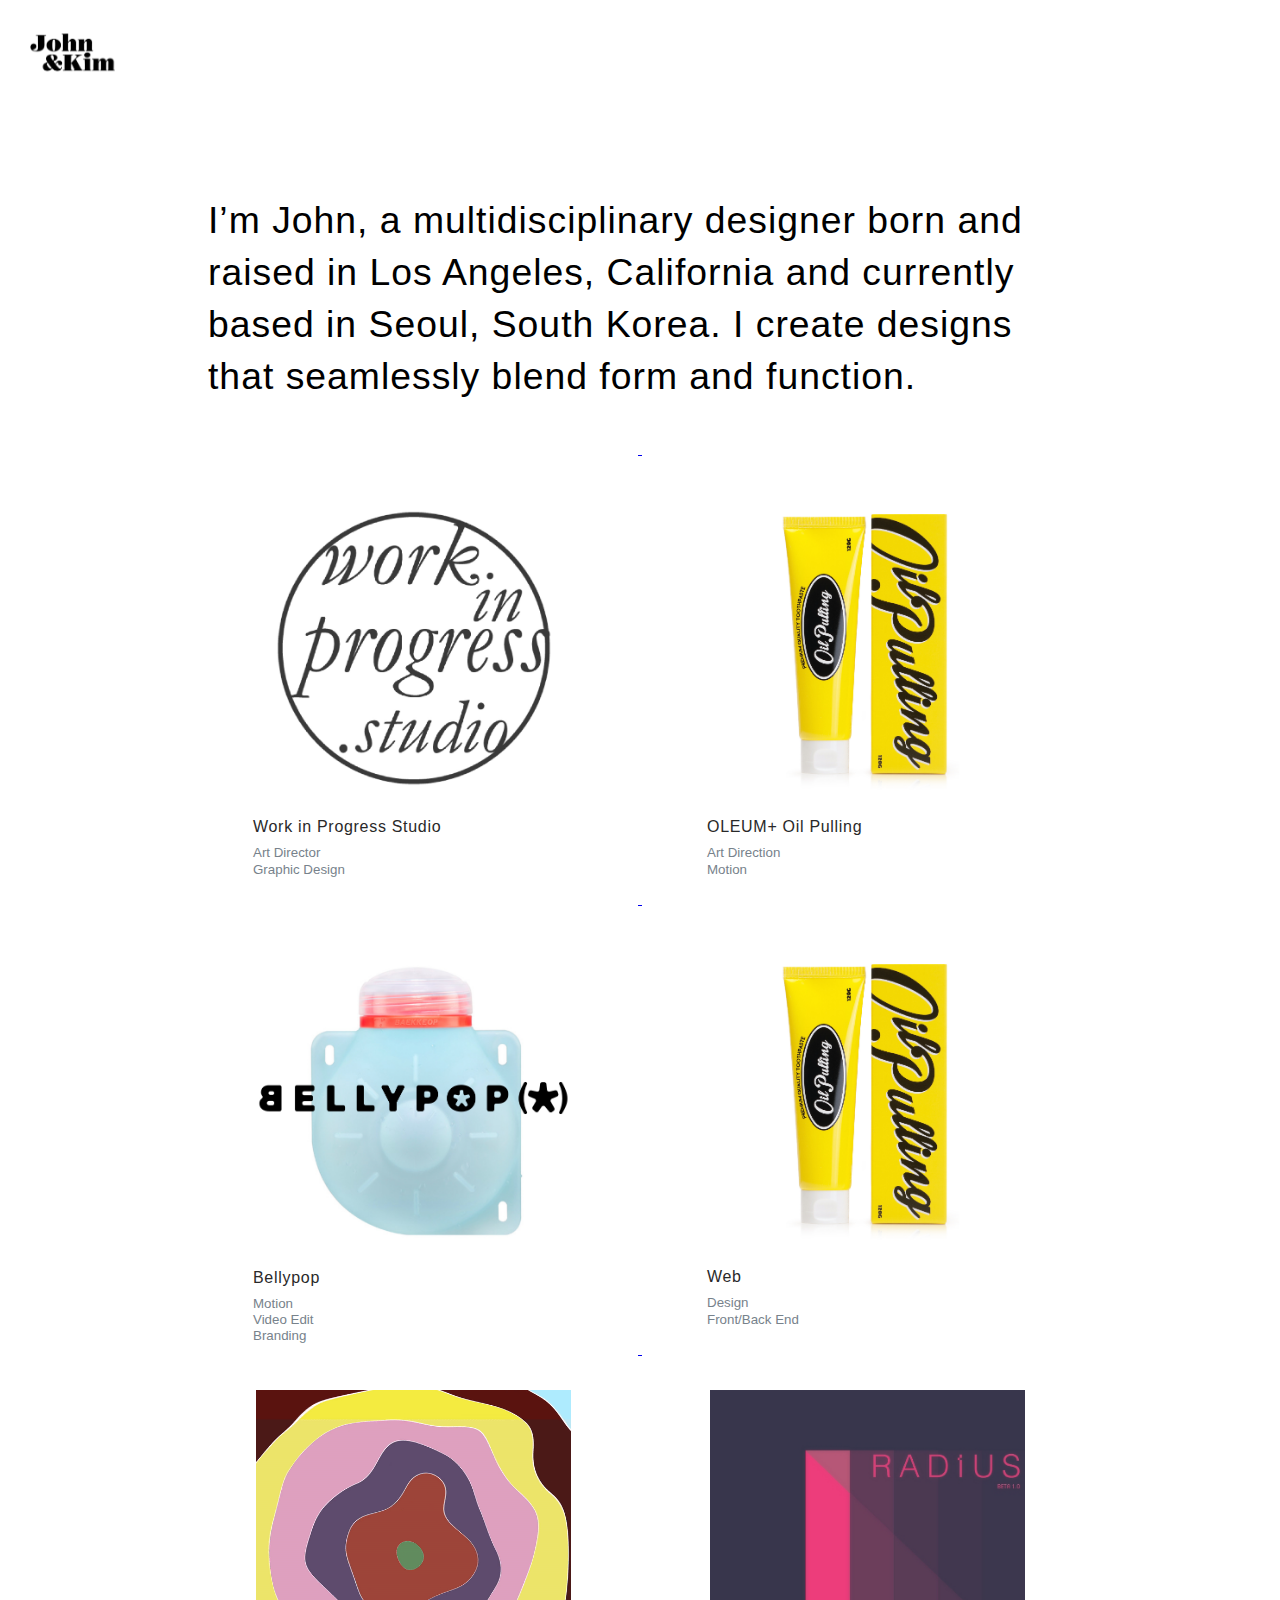
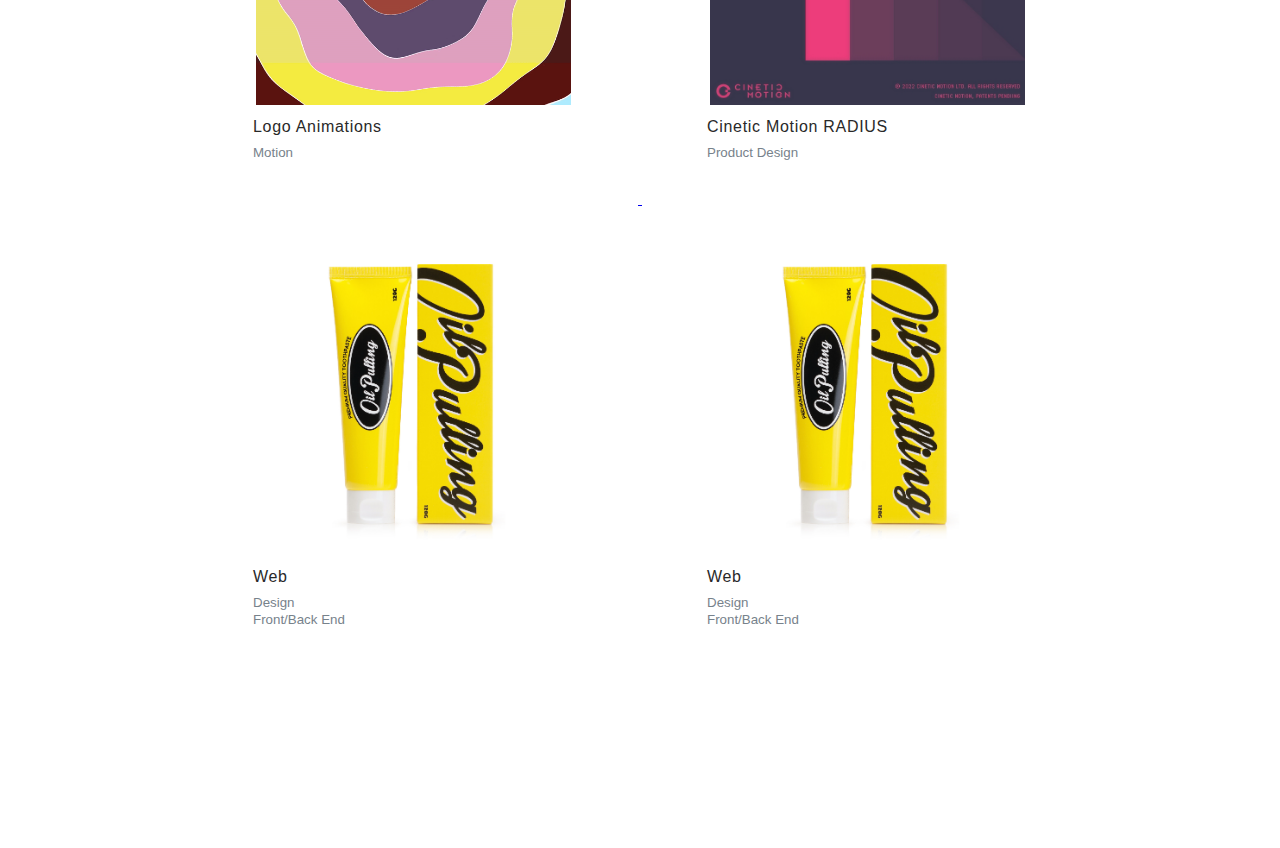
<file: index.html>
<!DOCTYPE html>
<html lang="en">
<head>
<link rel="stylesheet" href="style.css">
<title>Page Title</title>
<meta charset="UTF-8">
<meta name="viewport" content="width=device-width, initial-scale=1">

</head>
<body>

    <div class="header">
        <div class="logo">
        <img src="img/site_logo.png" alt="logo">
        </div>
    </div>

    <div class="page_container">
    <section class="intro">
        <p>I’m John, a multidisciplinary designer born and raised in Los Angeles, California and currently based in Seoul, South Korea. I create designs that seamlessly blend form and function.
        </p>
    </section>


    <section class="main">
        <a href="http://example.com">
          <div class="box">
            <div class="image">
              <img src="img/wip_1.jpg" alt="wip">
            </div>
            <div class="image-text">
                Work in Progress Studio
              </div>
                <div class="sub-text">
                  Art Director<br>
                  Graphic Design
                </div>
          </div>
        </a>
    
        <a href="oleum.html">
        <div class="box">
          <div class="image">
            <img src="img/oleum_1.jpg" alt="wire">
          </div>
          <div class="image-text">
              OLEUM+ Oil Pulling
            </div>
              <div class="sub-text">
                Art Direction<br>
                    Motion
              </div>
          
        </div>
      </a>
    
    
      
      <a href="bellypop.html">
        <div class="box">
          <div class="image">
            <img src="img/bellypop_1.jpg" alt="bellypop">
          </div>
          <div class="image-text">
              Bellypop
            </div>
              <div class="sub-text">
                Motion<br>
                Video Edit<br>
                Branding
              </div>
          
        </div>
      </a>
    
      <a href="southkoreawallz.html">
        <div class="box">
          <div class="image">
            <img src="img/oleum_1.jpg" alt="oleum">
          </div>
          <div class="image-text">
              Web
            </div>
              <div class="sub-text">
                Design<br>
                Front/Back End
              </div>
          
        </div>
      </a>
    
    
      <a href="animations.html">
        <div class="box">
          <div class="image">
            <img src="gifs/ani_thumb_1.gif" alt="logo_ani">
          </div>
          <div class="image-text">
              Logo Animations
            </div>
              <div class="sub-text">
                Motion
                
              </div>
          
        </div>
      </a>
    
      <a href="http://example.com">
        <div class="box">
          <div class="image">
            <img src="img/radius_1.jpg" alt="radius">
          </div>
          <div class="image-text">
              Cinetic Motion RADIUS
            </div>
              <div class="sub-text">
                Product Design
              </div>
          
        </div>
      </a>
    
        <a href="http://example.com">
        <div class="box">
          <div class="image">
            <img src="img/oleum_1.jpg" alt="wire">
          </div>
          <div class="image-text">
              Web
            </div>
              <div class="sub-text">
                Design<br>
                Front/Back End
              </div>
          
        </div>
      </a>
    
      <a href="http://example.com">
        <div class="box">
          <div class="image">
            <img src="img/oleum_1.jpg" alt="wire">
          </div>
          <div class="image-text">
              Web
            </div>
              <div class="sub-text">
                Design<br>
                Front/Back End
              </div>
        </div>
      </a>
    </div>
</section>
</div>
<div class="footer">
</div>

</body>
</html>
</file>
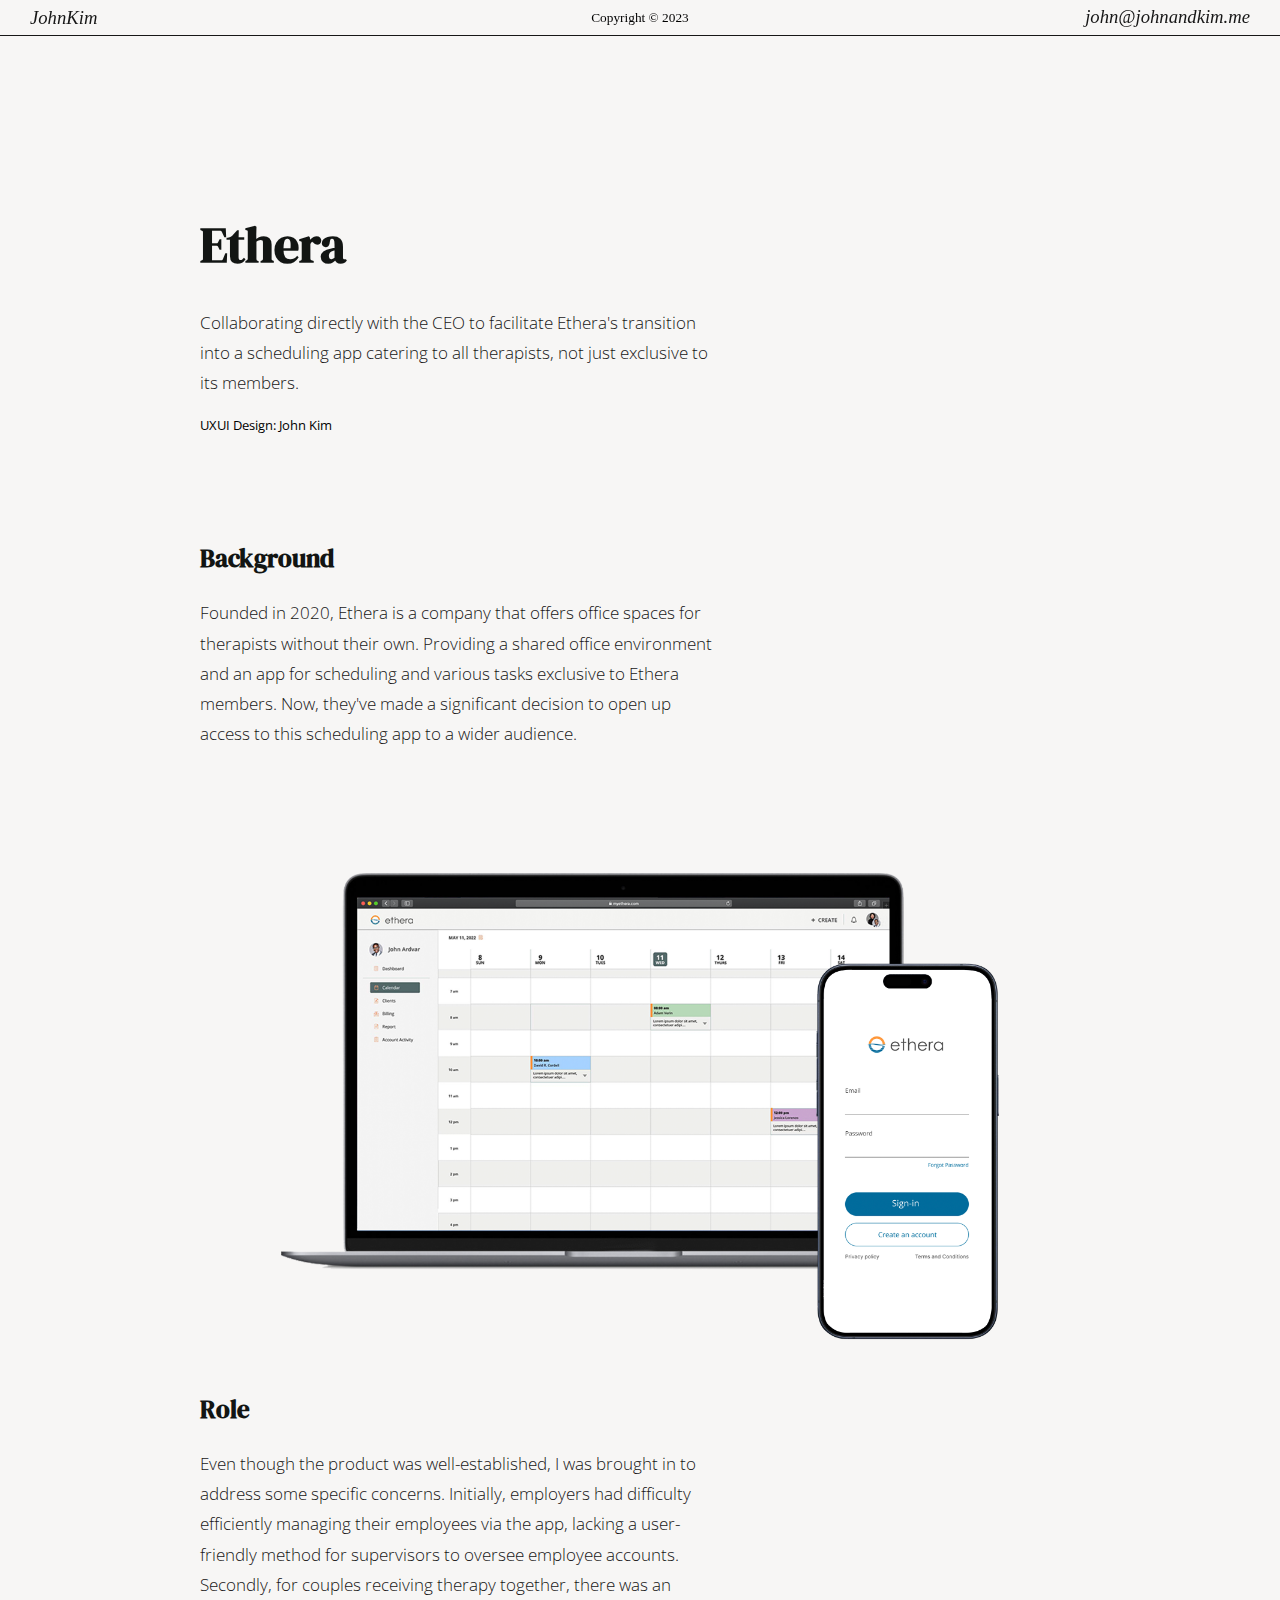
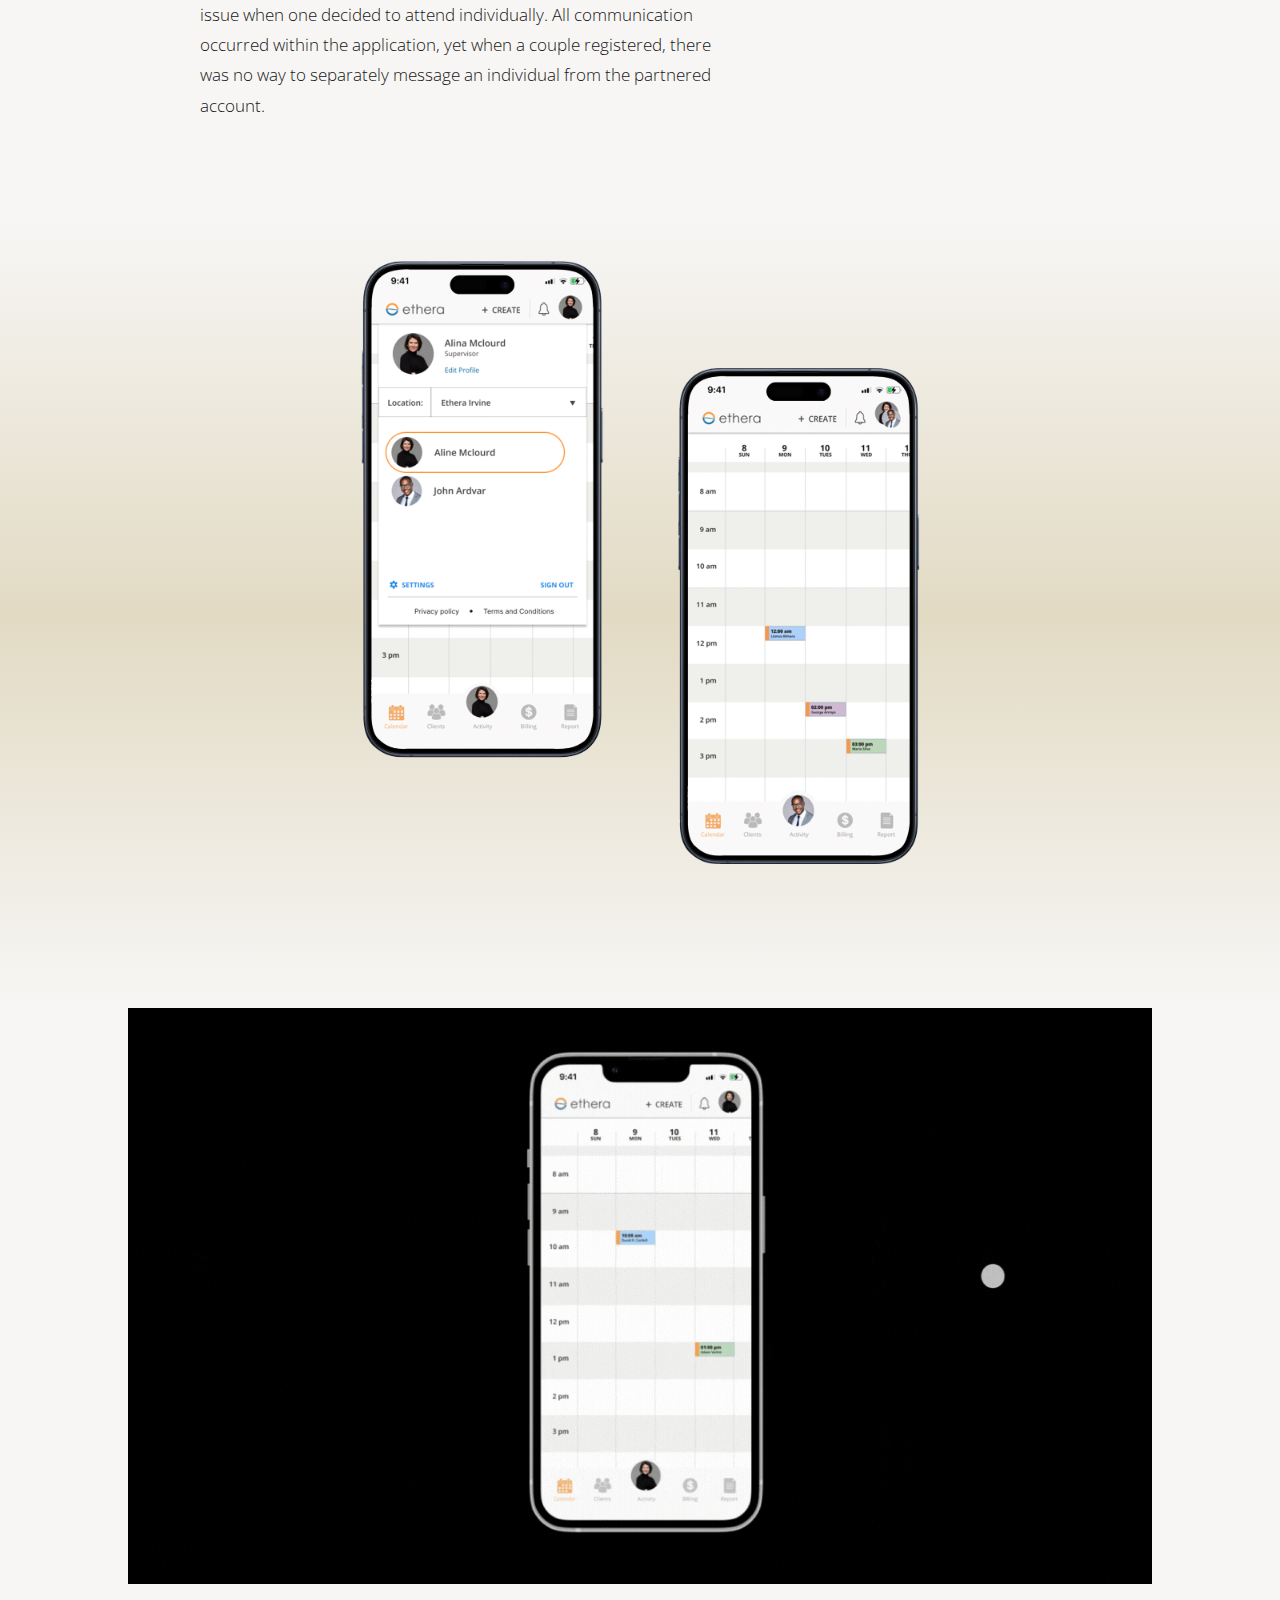
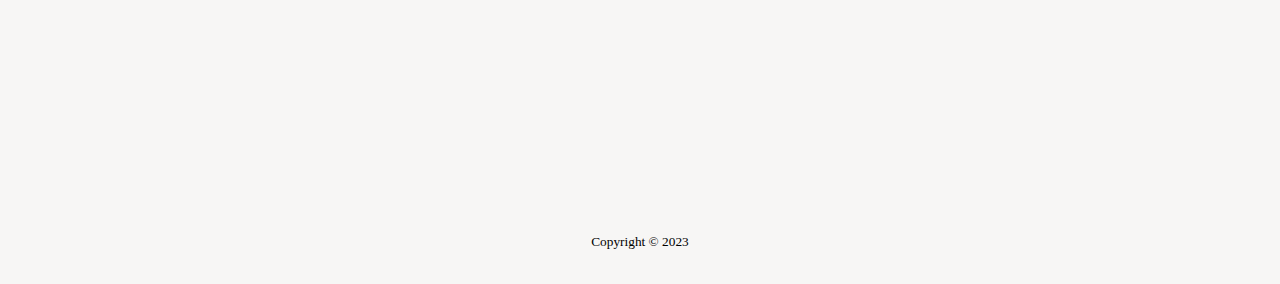
<file: ethera.html>
<!DOCTYPE html>
<html lang="en">
<head>
<link rel="stylesheet" href="pg_style.css">
<title>Page Title</title>
<meta charset="UTF-8">
<meta name="viewport" content="width=device-width, initial-scale=1">
<link rel="preconnect" href="https://fonts.googleapis.com">
<link rel="preconnect" href="https://fonts.gstatic.com" crossorigin>
<link href="https://fonts.googleapis.com/css2?family=DM+Serif+Display:ital@0;1&display=swap" rel="stylesheet">
<link href="https://fonts.googleapis.com/css2?family=Open+Sans:ital,wght@0,300;0,400;0,500;0,600;0,700;0,800;1,300;1,400;1,500;1,600;1,700;1,800&display=swap" rel="stylesheet">


</head>
<body>

  <div class="header">
    <div class="logo-contain">
      <div class="logo">
        <a href="index.html">JohnKim</a>
      </div>
      <div class="logo-center">
        <p>Copyright © 2023</p>
        </div>

      <div class="logo-right" style="float:right;">
        <p><a href="mailto:john@johnandkim.me">john@johnandkim.me</a></p>
        </div>
    </div>
  </div>


    <div class="page_container">
    <section class="top_section">
      <div class="text_container">
        <div class="description">
          <H1>Ethera</H1>
            <p>Collaborating directly with the CEO to facilitate Ethera's transition into a scheduling app catering to all therapists, not just exclusive to its members.</p>
        </div>
        <div class="credits">
          UXUI Design: John Kim<br>
         </div>
      </div>

      <div class="text_container">
        <div class="description" style="margin-bottom: 100px;">
          <H2>Background</H2>
          <p>Founded in 2020, Ethera is a company that offers office spaces for therapists without their own. Providing a shared office environment and an app for scheduling and various tasks exclusive to Ethera members. Now, they've made a significant decision to open up access to this scheduling app to a wider audience.

            </p>
        </div>
      </div>

      <div class="image_ethera">
        <center>
          <img src="img/ethera/ethera_cover.png" alt="ethera">
         </center>
       </div>
      </section>

          <section>
            <div class="text_container">
              <div class="description" style="margin-bottom: 100px;">
                <H2>Role</H2>
                <p>Even though the product was well-established, I was brought in to address some specific concerns. Initially, employers had difficulty efficiently managing their employees via the app, lacking a user-friendly method for supervisors to oversee employee accounts. Secondly, for couples receiving therapy together, there was an issue when one decided to attend individually. All communication occurred within the application, yet when a couple registered, there was no way to separately message an individual from the partnered account.
                  </p>
              </div>
            </div>
      <div class="image_ethera_bg">
        <div class="image_ethera_wbg">
          <center>
            <img src="img/ethera/mac_phone.png" alt="ethera">
           </center>
         </div>
      </div>
    </section>

      <div class="anima_pg">
        <img src="gifs/prototype1.gif" alt="bellypop">
        </div>







    </div>

<div class="footer">
  <div class="logo-bottom">
    <p>Copyright © 2023</p>
    </div>
</div>

</body>
</html>
</file>
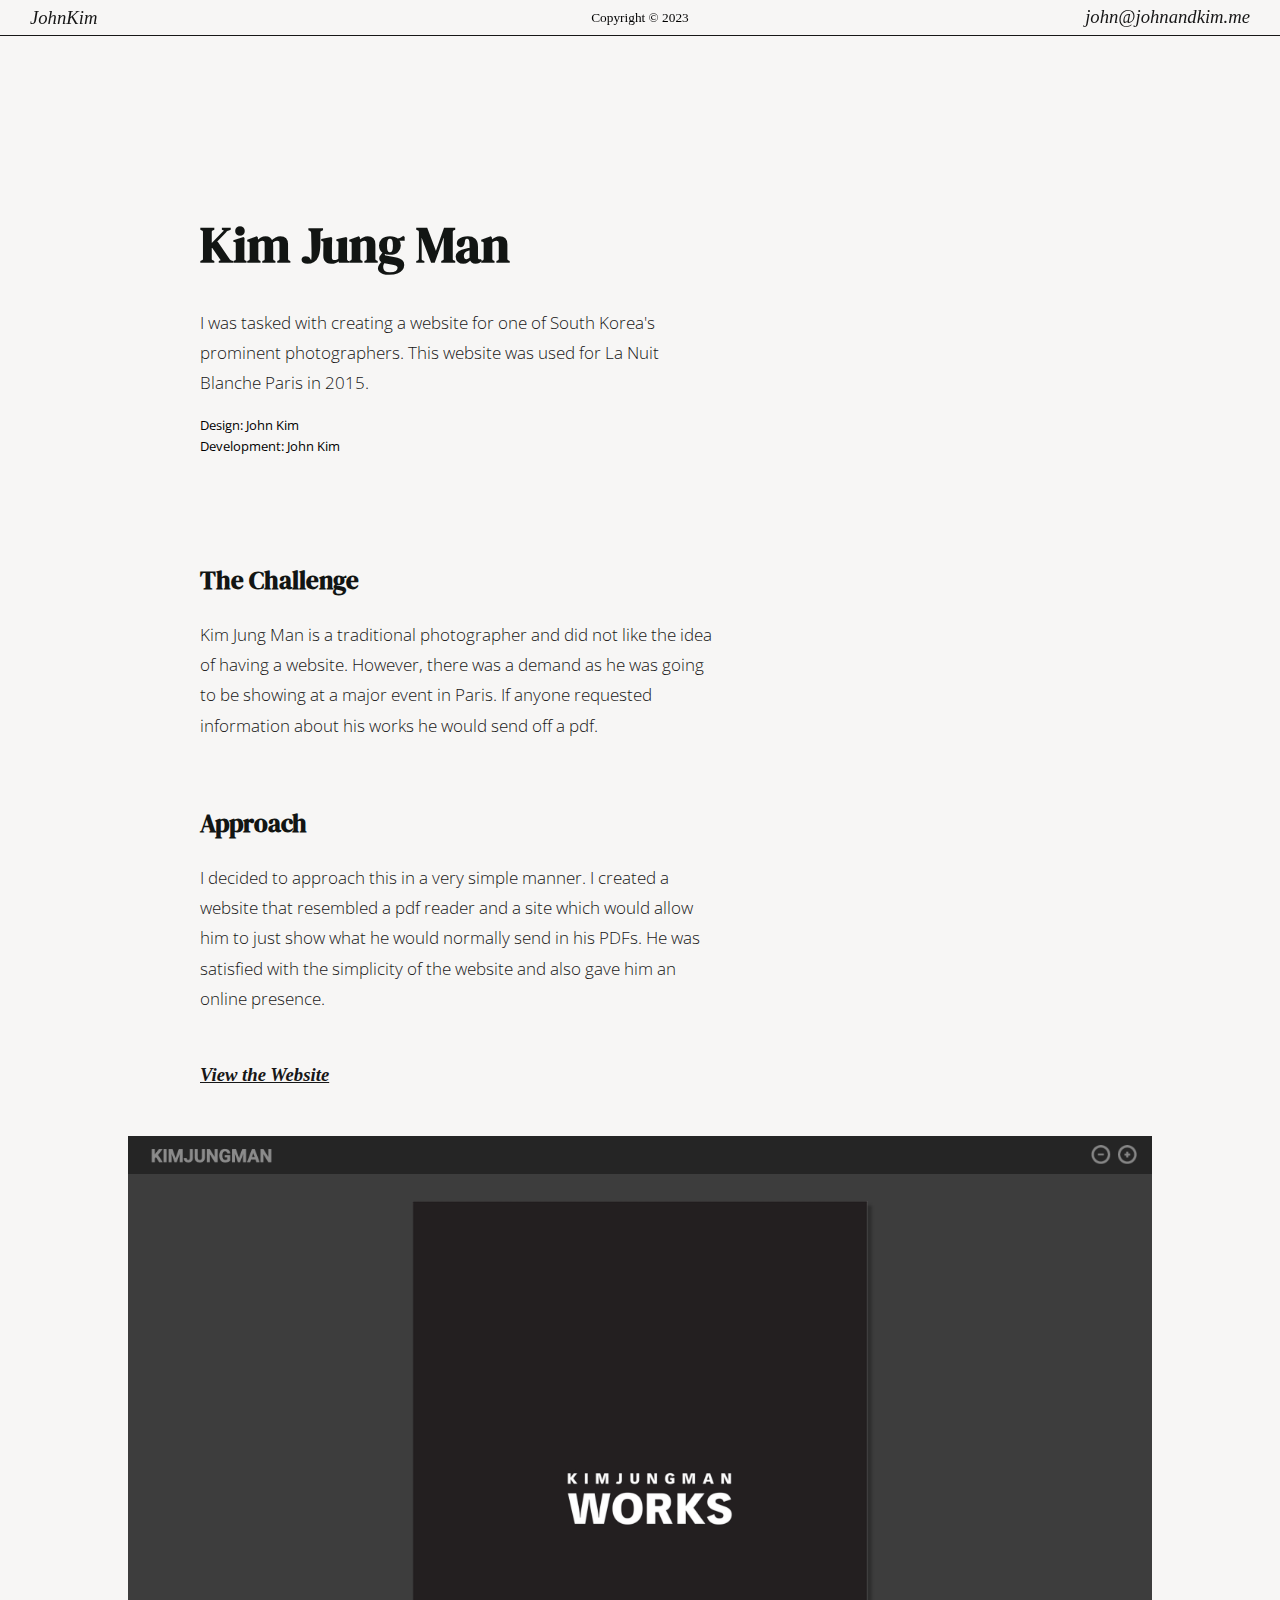
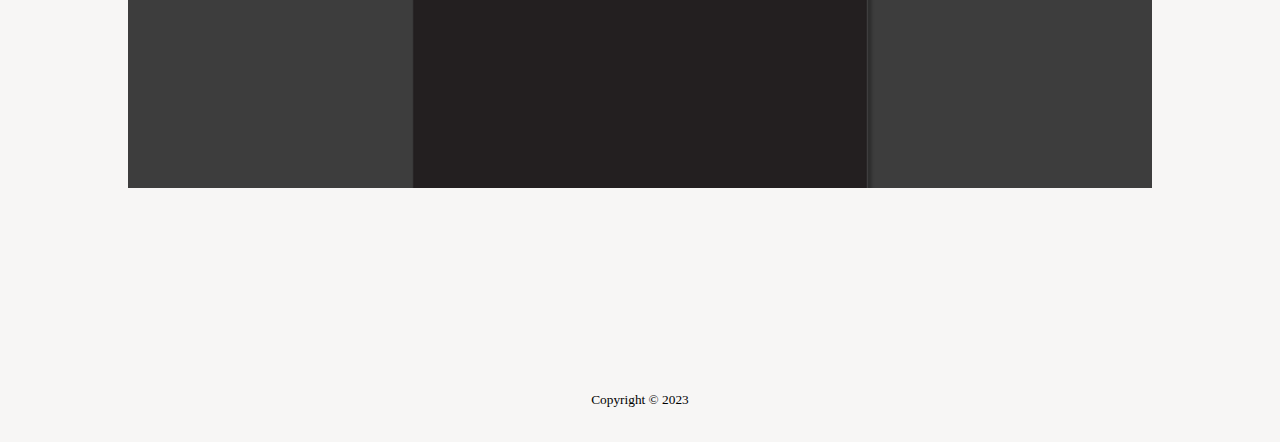
<file: kimjungman.html>
<!DOCTYPE html>
<html lang="en">
<head>
<link rel="stylesheet" href="pg_style.css">
<title>Page Title</title>
<meta charset="UTF-8">
<meta name="viewport" content="width=device-width, initial-scale=1">
<link rel="preconnect" href="https://fonts.googleapis.com">
<link rel="preconnect" href="https://fonts.gstatic.com" crossorigin>
<link href="https://fonts.googleapis.com/css2?family=DM+Serif+Display:ital@0;1&display=swap" rel="stylesheet">
<link href="https://fonts.googleapis.com/css2?family=Open+Sans:ital,wght@0,300;0,400;0,500;0,600;0,700;0,800;1,300;1,400;1,500;1,600;1,700;1,800&display=swap" rel="stylesheet">


</head>
<body>

  <div class="header">
    <div class="logo-contain">
      <div class="logo">
        <a href="index.html">JohnKim</a>
      </div>
      <div class="logo-center">
        <p>Copyright © 2023</p>
        </div>

      <div class="logo-right" style="float:right;">
        <p><a href="mailto:john@johnandkim.me">john@johnandkim.me</a></p>
        </div>
    </div>
  </div>

    <div class="page_container">
    <section class="top_section">
      <div class="text_container">
        <div class="description">
          <H1>Kim Jung Man</H1>
            <p>I was tasked with creating a website for one of South Korea's prominent photographers. This website was used for La Nuit Blanche Paris in 2015.</p>
        </div>

        <div class="credits">
          Design: John Kim<br>
          Development: John Kim <br>
         </div>
      </div>


      <section>
        <div class="text_container">
          <div class="description" style="margin-bottom:60px;">
            <H2>The Challenge</H2>
            <p>Kim Jung Man is a traditional photographer and did not like the idea of having a website. However, there was a demand as he was going to be showing at a major event in Paris. If anyone requested information about his works he would send off a pdf.
            </p>
          </div>
        </div>
      </section>

      <section>
        <div class="text_container">
          <div class="description" style="margin-bottom:50px;">
            <H2>Approach</H2>
            <p>
              I decided to approach this in a very simple manner. I created a website that resembled a pdf reader and a site which would allow him to just show what he would normally send in his PDFs. He was satisfied with the simplicity of the website and also gave him an online presence.
            </p>
          </div>
        </div>
      </section>
      
      <div class="view-site">
        <a href="https://kimjohnill.github.io/kjm/" target="_blank"><H3>View the Website</H3></a>
      </div>

  
  <section>
    <div class="img_container">
      <div class="img_set_web">
          <img class="website" src="img/kimjungman.png">
      </div>
    </div>
  </section>

  
<div class="footer">
  <div class="logo-bottom">
    <p>Copyright © 2023</p>
    </div>
</div>

</body>
</html>
</file>
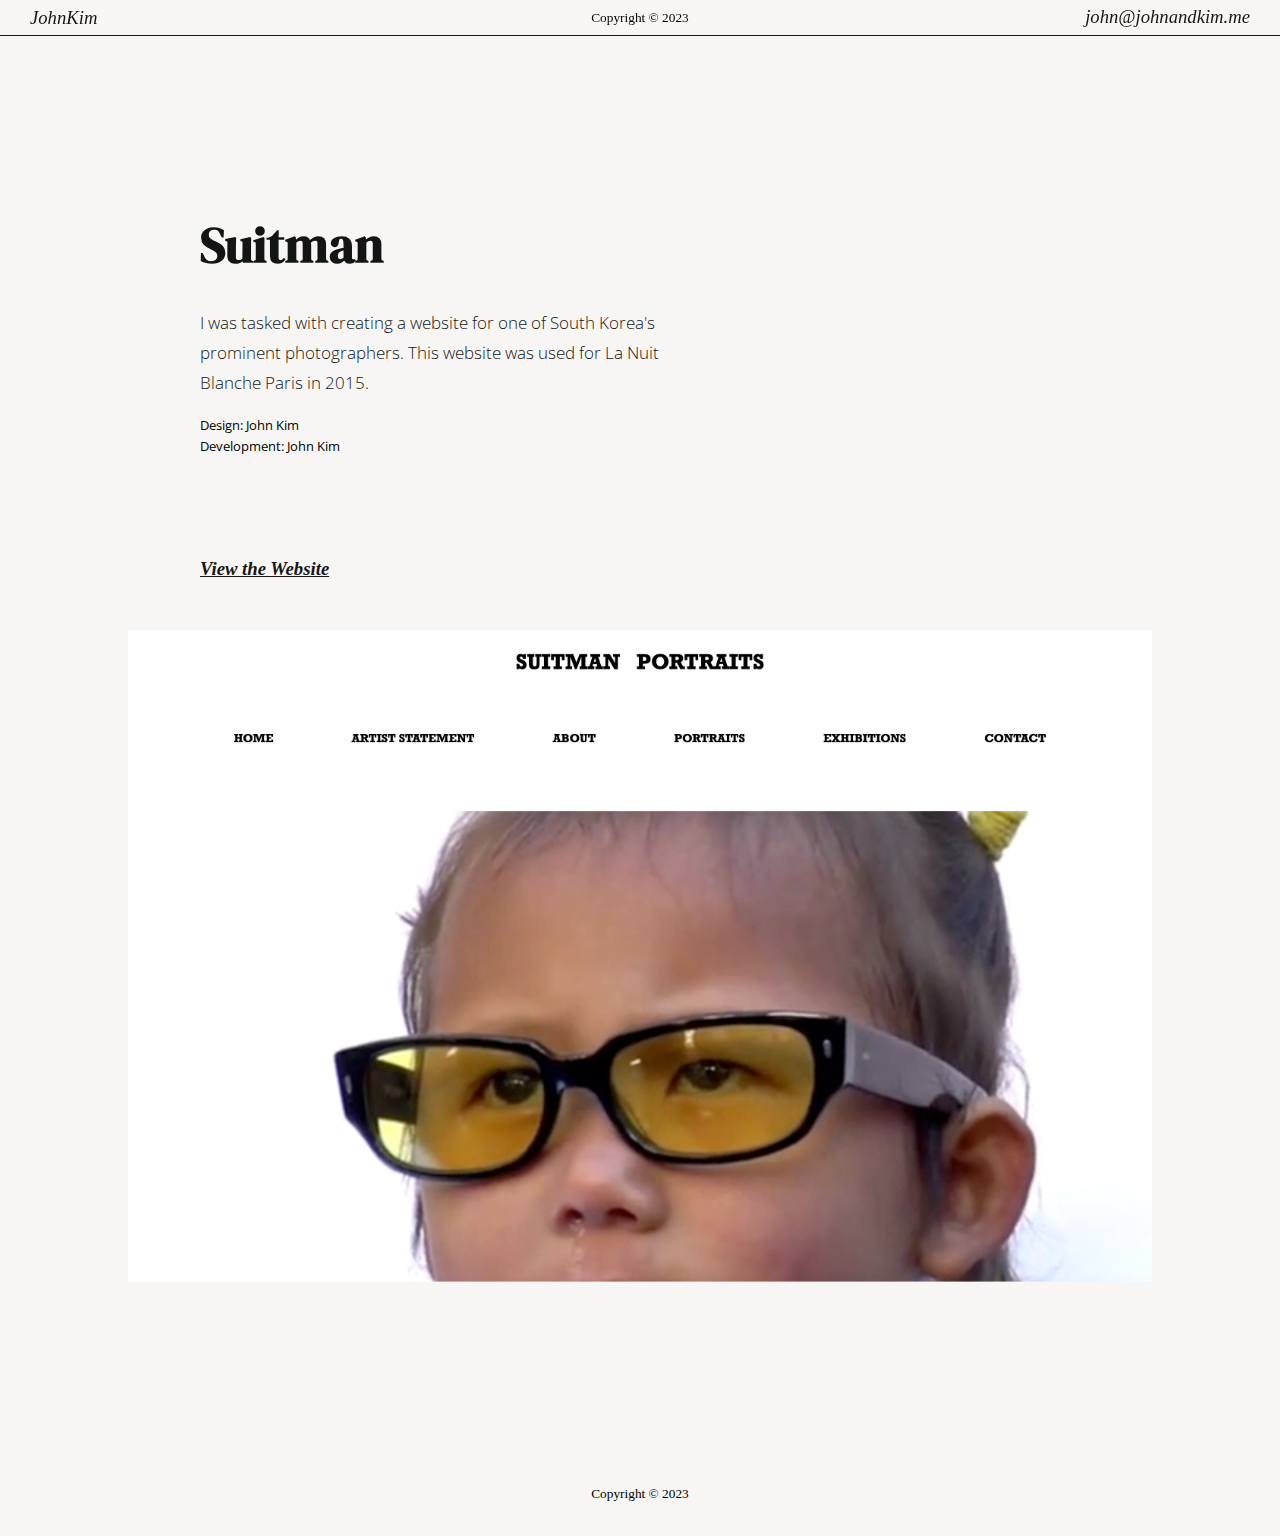
<file: suitman.html>
<!DOCTYPE html>
<html lang="en">
<head>
<link rel="stylesheet" href="pg_style.css">
<title>Page Title</title>
<meta charset="UTF-8">
<meta name="viewport" content="width=device-width, initial-scale=1">
<link rel="preconnect" href="https://fonts.googleapis.com">
<link rel="preconnect" href="https://fonts.gstatic.com" crossorigin>
<link href="https://fonts.googleapis.com/css2?family=DM+Serif+Display:ital@0;1&display=swap" rel="stylesheet">
<link href="https://fonts.googleapis.com/css2?family=Open+Sans:ital,wght@0,300;0,400;0,500;0,600;0,700;0,800;1,300;1,400;1,500;1,600;1,700;1,800&display=swap" rel="stylesheet">


</head>
<body>

  <div class="header">
    <div class="logo-contain">
      <div class="logo">
        <a href="index.html">JohnKim</a>
      </div>
      <div class="logo-center">
        <p>Copyright © 2023</p>
        </div>

      <div class="logo-right" style="float:right;">
        <p><a href="mailto:john@johnandkim.me">john@johnandkim.me</a></p>
        </div>
    </div>
  </div>

    <div class="page_container">
    <section class="top_section">
      <div class="text_container">
        <div class="description">
          <H1>Suitman</H1>
            <p>I was tasked with creating a website for one of South Korea's prominent photographers. This website was used for La Nuit Blanche Paris in 2015.</p>
        </div>

        <div class="credits">
          Design: John Kim<br>
          Development: John Kim <br>
         </div>
      </div>

      <div class="view-site">
        <a href="https://manymanysuitman.com"><H3>View the Website</H3></a>
      </div>


<!--
      <section>
        <div class="text_container">
          <div class="description" style="margin-bottom:60px;">
            <H2>The Challenge</H2>
            <p>Kim Jung Man is a traditional photographer and did not like the idea of having a website. However, there was a demand as he was going to be showing at a major event in Paris. If anyone requested information about his works he would send off a pdf.
            </p>
          </div>
        </div>
      </section>

      <section>
        <div class="text_container">
          <div class="description" style="margin-bottom:100px;">
            <H2>Approach</H2>
            <p>
              I decided to approach this in a very simple manner. I created a website that resembled a pdf reader and a site which would allow him to just show what he would normally send in his PDFs. He was satisfied with the simplicity of the website and also gave him an online presence.
            </p>
          </div>
        </div>
      </section>
  
      -->
  <section>
    <div class="img_container">
      <div class="img_set_web">
          <img class="website" src="img/suitman.png">
      </div>
    </div>
  </section>

  
<div class="footer">
  <div class="logo-bottom">
    <p>Copyright © 2023</p>
    </div>
</div>

</body>
</html>
</file>
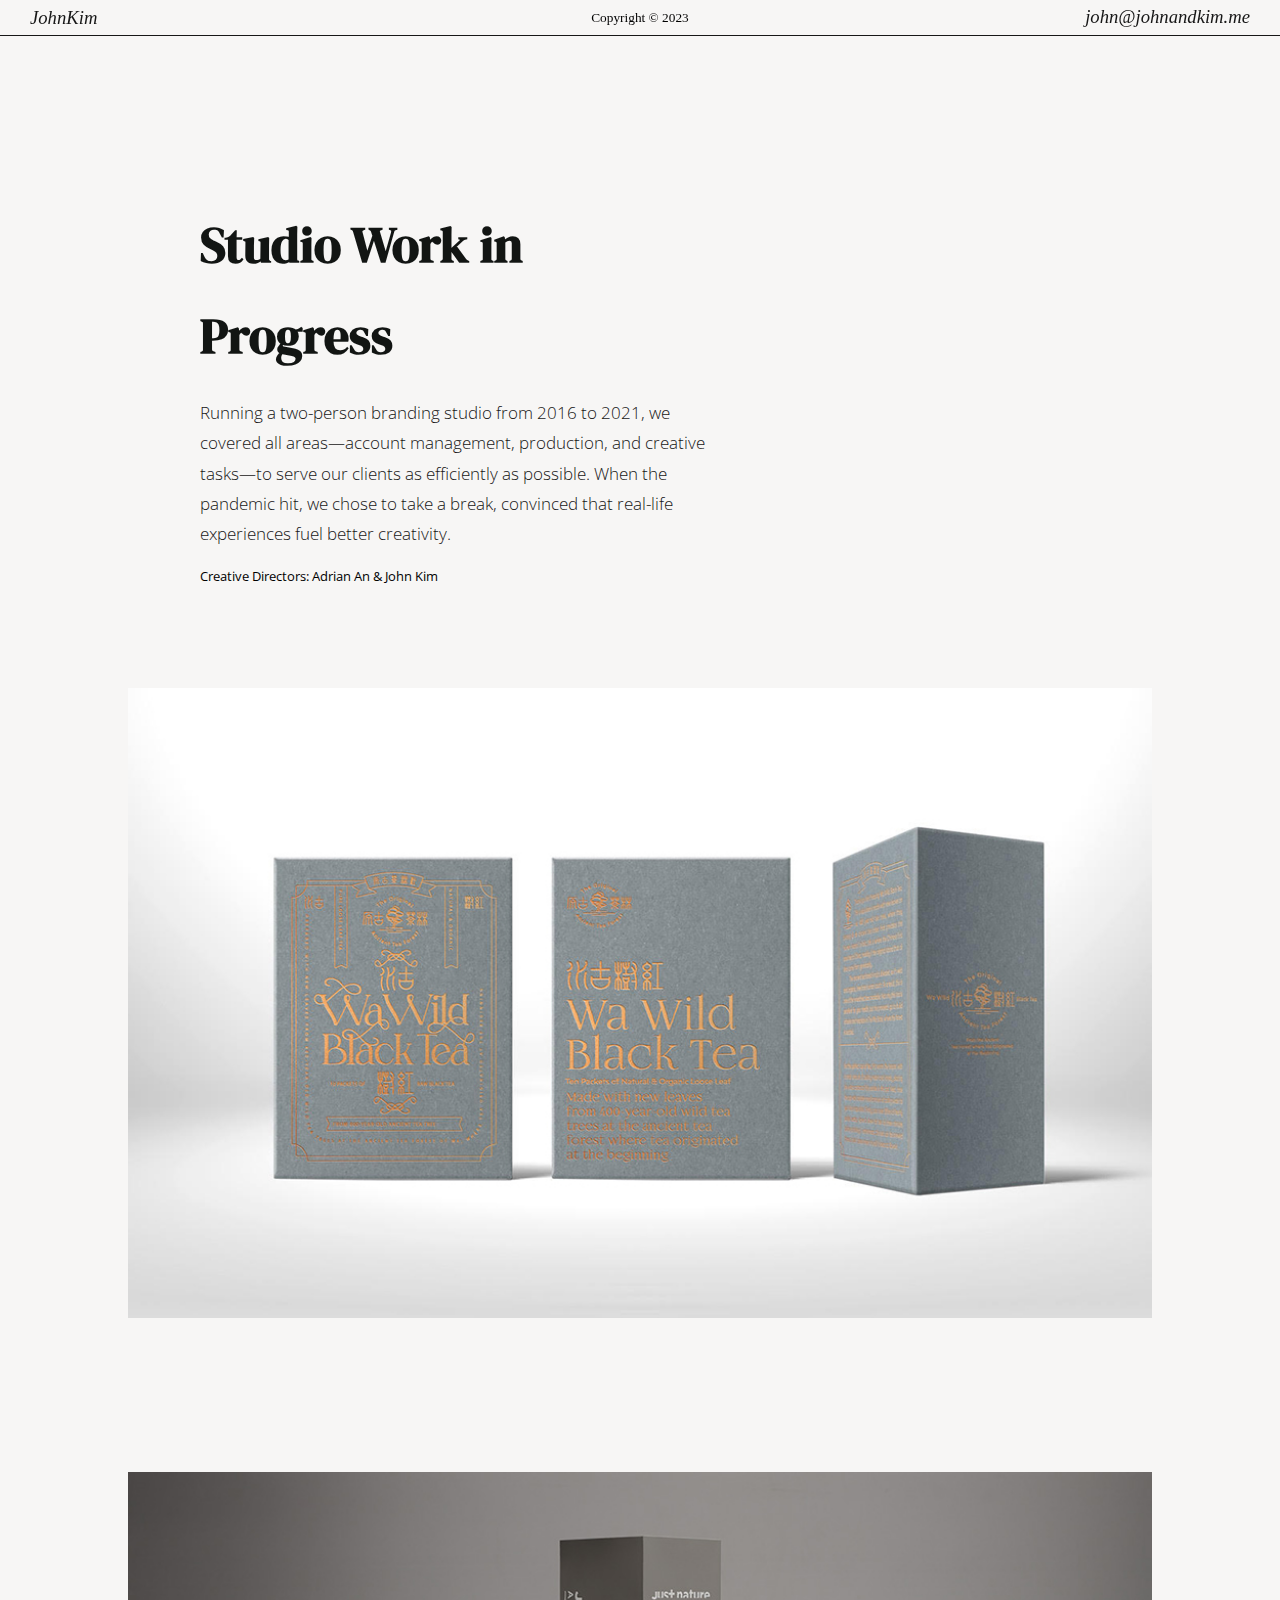
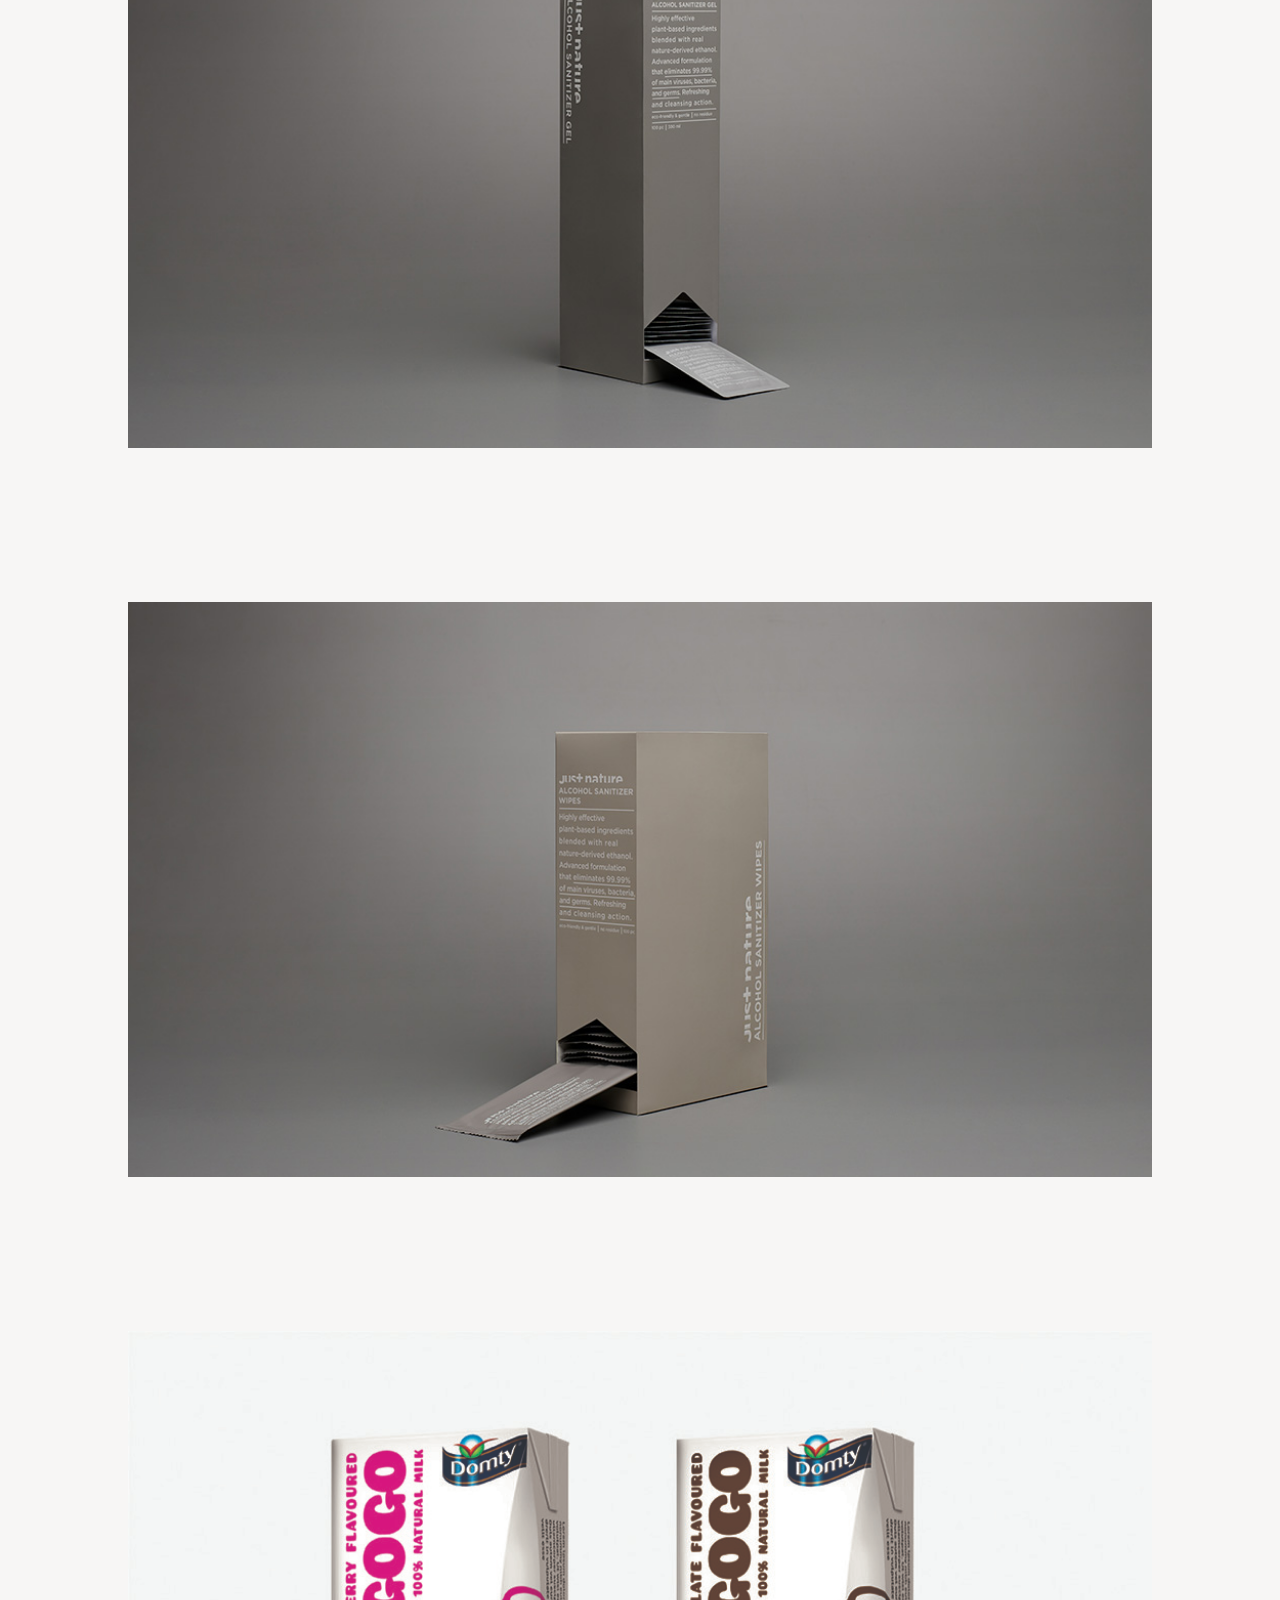
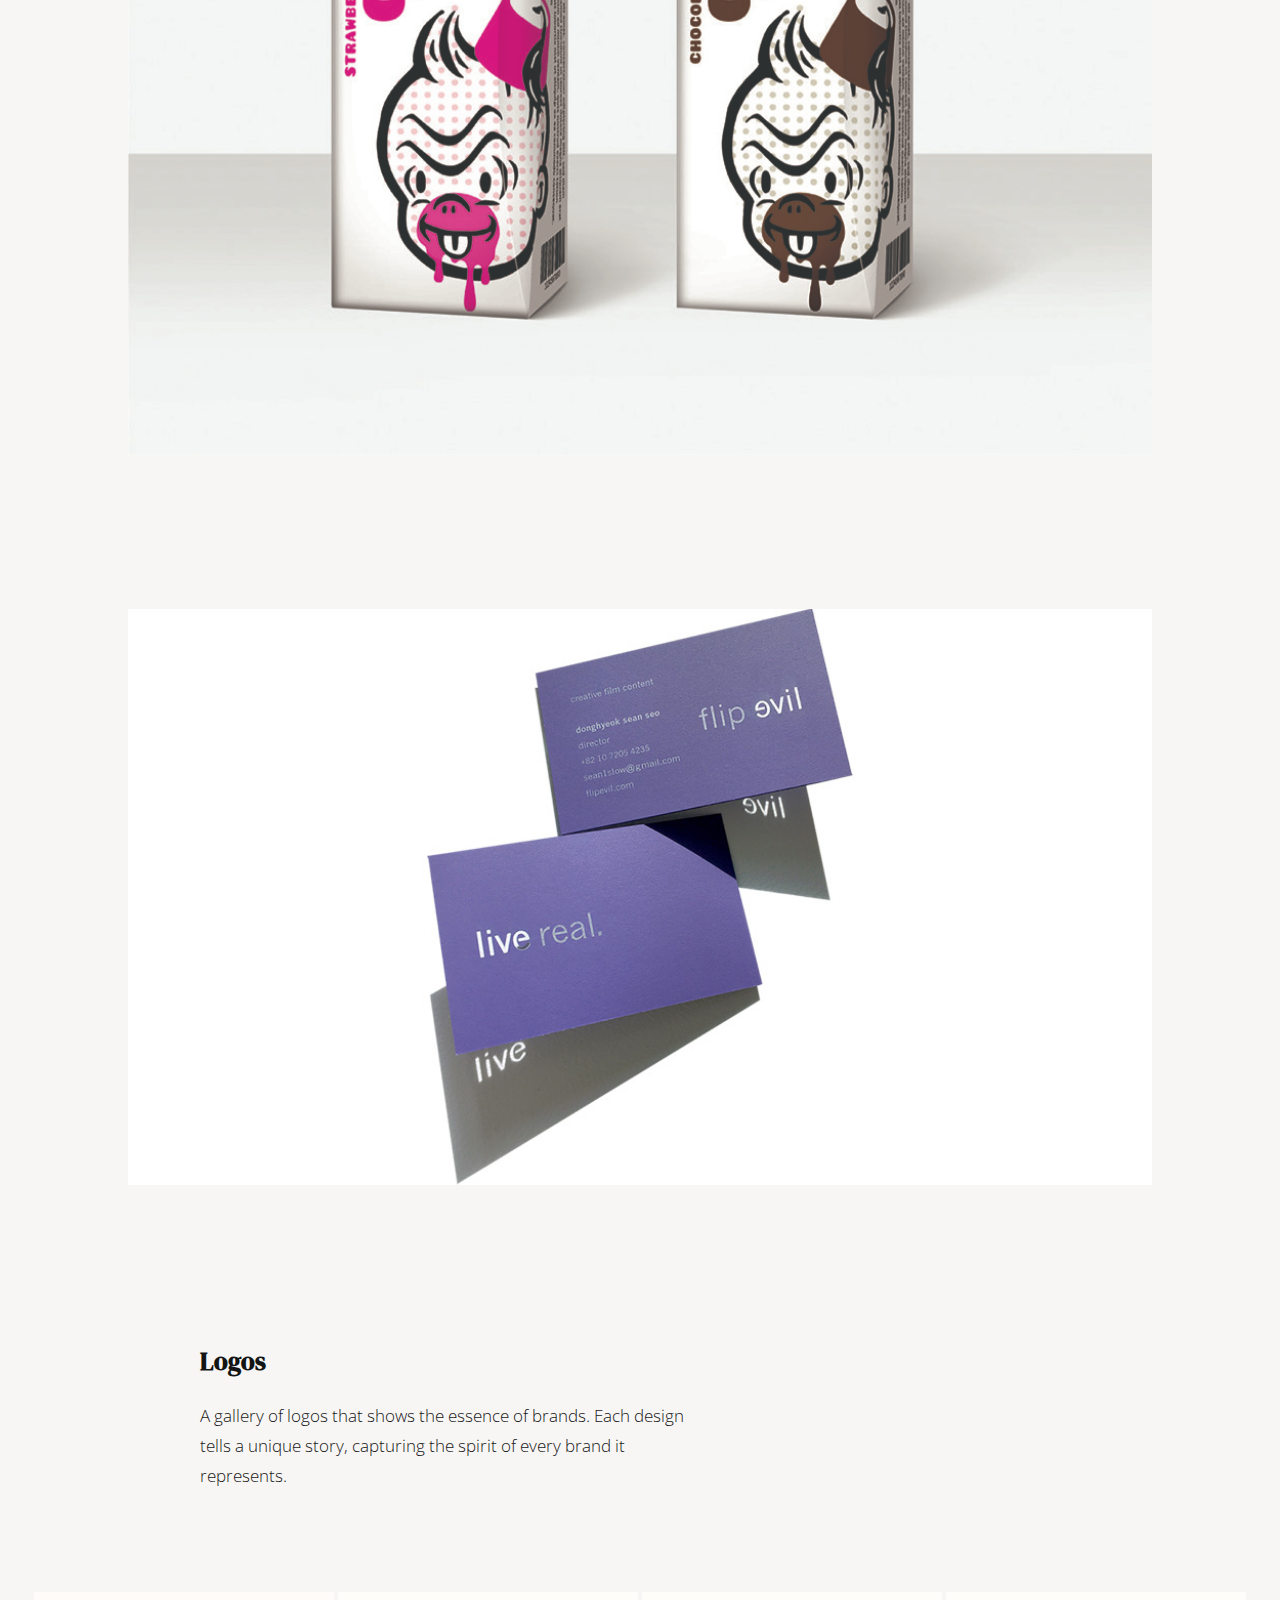
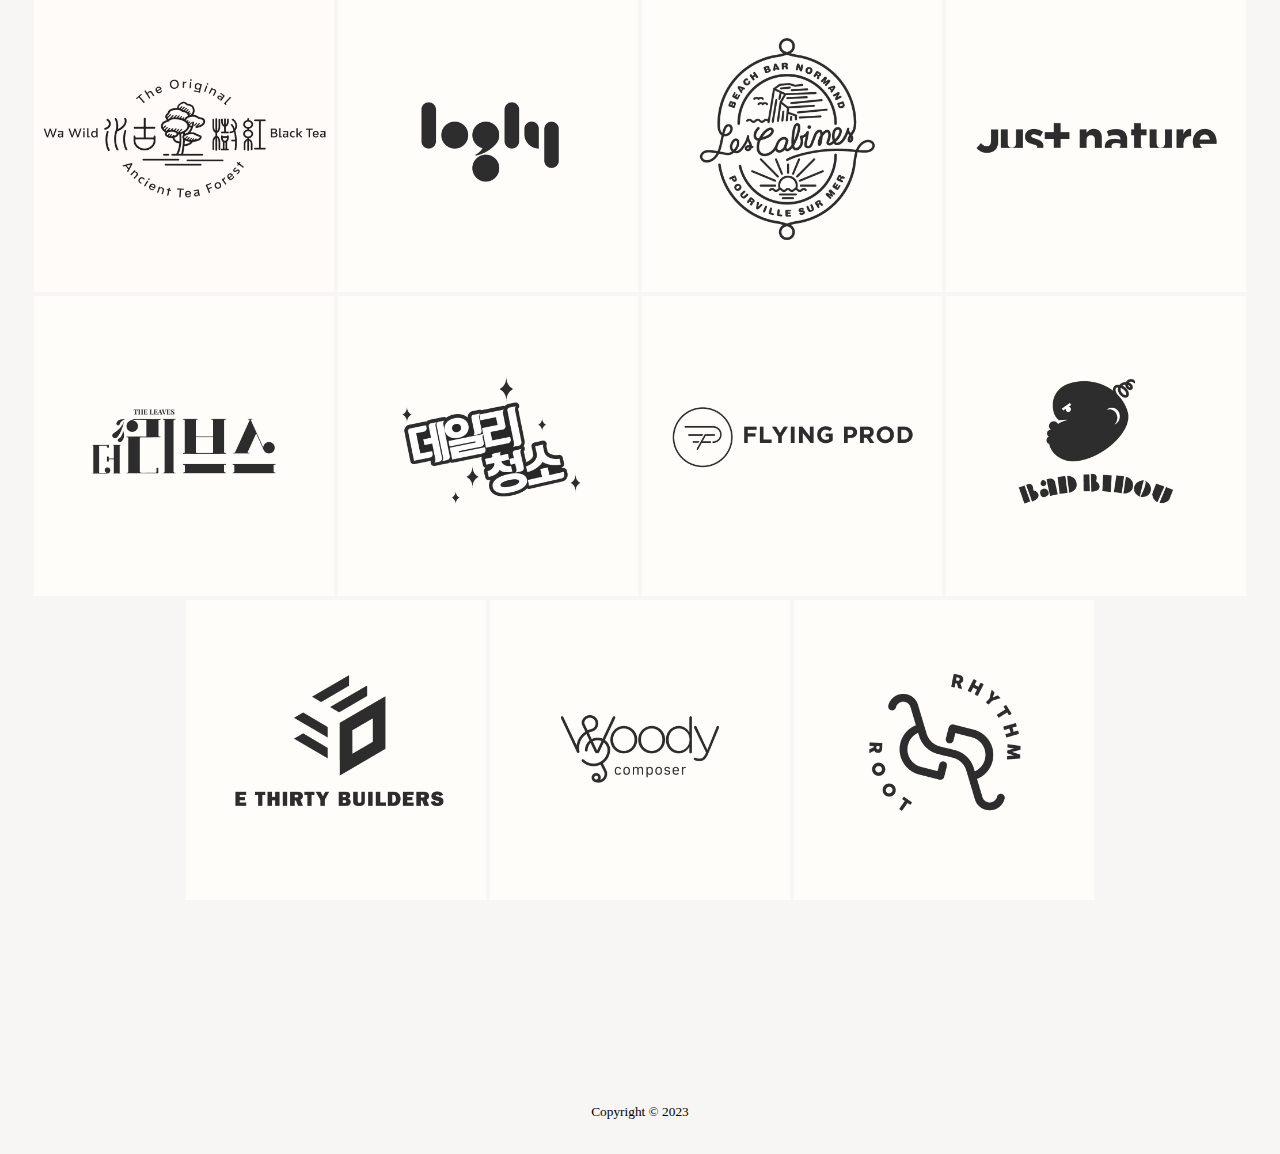
<file: workinprogress.html>
<!DOCTYPE html>
<html lang="en">
<head>
<link rel="stylesheet" href="pg_style.css">
<title>John Kim</title>
<link rel="apple-touch-icon" sizes="180x180" href="../favicon/apple-touch-icon.png">
<link rel="icon" type="image/png" sizes="32x32" href="../favicon/favicon-32x32.png">
<link rel="icon" type="image/png" sizes="16x16" href="../favicon/favicon-16x16.png">
<meta charset="UTF-8">
<meta name="viewport" content="width=device-width, initial-scale=1">
<link rel="preconnect" href="https://fonts.googleapis.com">
<link rel="preconnect" href="https://fonts.gstatic.com" crossorigin>
<link href="https://fonts.googleapis.com/css2?family=DM+Serif+Display:ital@0;1&display=swap" rel="stylesheet">
<link href="https://fonts.googleapis.com/css2?family=Open+Sans:ital,wght@0,300;0,400;0,500;0,600;0,700;0,800;1,300;1,400;1,500;1,600;1,700;1,800&display=swap" rel="stylesheet">


</head>
<body>

  <div class="header">
    <div class="logo-contain">
      <div class="logo">
        <a href="index.html">JohnKim</a>
      </div>
      <div class="logo-center">
        <p>Copyright © 2023</p>
        </div>

      <div class="logo-right" style="float:right;">
        <p><a href="mailto:john@johnandkim.me">john@johnandkim.me</a></p>
        </div>
    </div>
  </div>


    <div class="page_container">
    <section class="top_section">
      <div class="text_container">
        <div class="description">
          <H1>Studio Work in Progress</H1>
            <p>Running a two-person branding studio from 2016 to 2021, we covered all areas—account management, production, and creative tasks—to serve our clients as efficiently as possible. When the pandemic hit, we chose to take a break, convinced that real-life experiences fuel better creativity.</p>
        </div>

        <div class="credits">
          Creative Directors: Adrian An & John Kim<br>
         </div>
      </div>


    </section>

        <div class="image_wip" style="margin-bottom:50px;">
          <center>
            <img src="img/wip/tea.jpg" alt="tea">
           </center>
         </div>

         <div class="image_wip" style="margin-bottom:50px;">
          <center>
            <img src="img/wip/02_justnature_wipe_box.jpg" alt="justnaturewb">
           </center>
         </div>
         <div class="image_wip" style="margin-bottom:50px;">
          <center>
            <img src="img/wip/03_justnature_gel_box.jpg" alt="justnaturegb">
           </center>
         </div>
         <div class="image_wip" style="margin-bottom:50px;">
          <center>
            <img src="img/wip/domty_gogo.jpg" alt="domty">
           </center>
         </div>
         <div class="image_wip" style="margin-bottom:50px;">
          <center>
            <img src="img/wip/flip_evil.jpg" alt="flipevil">
           </center>
         </div>

         <div class="text_container">
          <div class="description" style="margin-bottom: 100px;">
            <H2>Logos</H2>
            <p>A gallery of logos that shows the essence of brands. Each design tells a unique story, capturing the spirit of every brand it represents.
          </p>
            </div>
        </div>
      </section>

        <section class="logos_container">
          <div class="img_logo_container">
            <div class="img_box">
              <img src="img/wip/logos/black_tea-01.jpg" width="300" height="300">
              <img src="img/wip/logos/logly-01.jpg" width="300" height="300">
              <img src="img/wip/logos/les_cabines-01.jpg" width="300" height="300">
              <img src="img/wip/logos/just_nature-01.jpg" width="300" height="300">
              <img src="img/wip/logos/leaves-01.jpg" width="300" height="300">
              <img src="img/wip/logos/daily_clean-01.jpg" width="300" height="300">
              <img src="img/wip/logos/flying_production-01.jpg" width="300" height="300">
              <img src="img/wip/logos/bad_bidou-01.jpg" width="300" height="300">
              <img src="img/wip/logos/e30_builders-01.jpg" width="300" height="300">
              <img src="img/wip/logos/woody-01.jpg" width="300" height="300">
              <img src="img/wip/logos/roots_rhythm-01.jpg" width="300" height="300">

            </div>
        </section>









    </div>

<div class="footer">
  <div class="logo-bottom">
    <p>Copyright © 2023</p>
    </div>
</div>

</body>
</html>
</file>
<file: style.css>
.header {
    width: 100%;
    height: 150px;
}

.logo img {
    position:fixed;
    width:85px;
    height:auto;
    margin-left: 22px;
    margin-top:22px;
}


.intro p{
    
    margin-left:200px;
    margin-right:200px;
    font-family: 'Raleway', sans-serif;
    font-weight:500;
    font-size: 28pt;
    letter-spacing: 1px;
    line-height:2.5ch;
}

.main {
    width:100%;
    text-align:center;
}

.box {
    margin-top:50px;
    margin-right: 50px;
    margin-left:50px;
    height: 400px;
    width: 350px;
    vertical-align: top;
    display:inline-block;
  }


  .image img{
    width:90%;
  }
  

  .image-text {
    margin-left:15px;
    text-align:left;
    padding-top: 10px;
    font-family: 'Raleway', sans-serif;
    letter-spacing: 0.7px;
    font-weight:500;
    color: #292929;
    font-size: 12pt;
    line-height:1;
  }

  .sub-text {
    font-family: 'Raleway', sans-serif;
    font-weight:300;
    font-size: 10pt;
    color: #77828b;
    margin-left:15px;
    margin-top:10px;
    text-align:left;
    line-height:2.2ch
  }

  .footer {
    width:100%;
    height:200px;
  }


  /* iPhone */
  @media only screen 
  and (min-device-width: 320px) 
  and (max-device-width: 480px)
  and (-webkit-min-device-pixel-ratio: 2) {

    .intro {
        margin-top:100px;
        width:350px;
        font-family: 'Raleway', sans-serif;
        font-weight:500;
        font-size: 24pt;
        letter-spacing: 1px;
        line-height:2.5ch;
      }

      .intro p{
        margin-left:20px;
        margin-right:20px;
      }

      .box {
    margin-top:50px;
    margin-right: 0px;
    margin-left:0px;
    height: 400px;
    width: 100%;
  }
  }
</file>
<file: pg_style.css>
body {
  background-color: #f7f6f5;
  width:100%;
  margin:0;
  padding:0;
}


.logo-contain {
  height: 35px;
  position:fixed;
  width: 100%;
  border-bottom: .5px solid #171717;
  display:inline;
}


.logo {
  position:fixed;
  font-family: 'Cormorant Garamond', serif;
  font-style:italic;
  font-size: 14pt;
  margin-left:30px;
  margin-top:7px;
}

.logo a{
  text-decoration:none;
  color:#171717;
}

.logo-center {
  font-size: 10pt;
  font-family: 'Cormorant Garamond', serif;
  text-align:center;
  margin-top:-3px;
}

.logo-right {
  font-family: 'Cormorant Garamond', serif;
  font-style:italic;
  font-size: 14pt;
  margin-top:-52px;
  float: right;
  margin-right:30px;
}

.logo-right a{
  text-decoration:none;
  color:#171717;
}

.logo img {
  position:fixed;
    width:85px;
    max-width:none;
    margin-left: 30px;
    margin-top:30px;
}



.page_container {
width:100%;
}

.header {
    width: 100%;
    height: 50px;
}

.logo img {
  position:fixed;
    width:85px;
    max-width:none;
    margin-left: 30px;
    margin-top:30px;
}

.top_section {
  margin-top:150px;
}
.section_2{
  margin-top:50px;
}
.description {
  width:40%;
  color:#171717;
  font-size: 1.05em;
  margin-left:200px;
  margin-right:200px;
  font-family: 'Open Sans', sans-serif;
  font-weight:300;
  line-height: 1.8;
}

.description h1 {
  color:#121513;
  font-family: 'DM Serif Display', serif;
  font-size: 3em;
  margin-bottom:15px;
}

.description h2 {
  color:#121513;
  font-family: 'DM Serif Display', serif;
  margin-bottom:15px;
}

.credits {
  margin-left:200px;
  margin-bottom: 100px;
  font-family: 'Open Sans', sans-serif;
  font-weight:400;
  font-size:10pt;
  line-height: 1.6;
}

.view-site {
  margin-left:200px;
  }

.view-site a{
color:#171717;
font-family: 'Cormorant Garamond', serif;
font-weight:100;
font-style:italic;
}

video {
  text-align:center;
  width:80%;
}

video::-webkit-media-controls-panel {
  background-image: none !important;
  filter: brightness(0.4);
}

.anima img {
  width: 80%;
  height: auto;
  display:block;
  margin:auto;
}

.anima_pg img {
  width: 80%;
  height: auto;
  display:block;
  margin:auto;
  padding-bottom:50px;
}

.wrapper {
  margin-left:200px;
  margin-right:200px;
  text-align:center;
  }
  
  #container {
    display: flex;
    flex-direction: row;
    flex-wrap: wrap;
    justify-content: center;
    margin: 0;
    padding: 0;
  }
  
  
  #container img {
    width: 280px;
    min-width: 100px;
    text-align:center;
    margin-right: 10px;
    margin-bottom: 10px;
  }

  .image_wrap img{
    width:40%;
    margin-bottom: 100px;
  }

  .image_radius img{
    width:100%;
    margin-bottom: 100px;
  }

  .image_wip img{
    width:80%;
    margin-bottom: 100px;
  }

  .image_ethera img{
    width:60%;
  }

  .image_ethera_bg{
    width:100%;
    background-image: linear-gradient(#f7f6f5, #e2dac3,#f7f6f5);
  }
  .image_ethera_wbg img{
    width:80%;
    margin-bottom: 100px;
  }

  .book_bottom {
    margin-bottom:100px;
  }

  .img_container {
    margin-top: 50px;
    width:100%;
    text-align:center;
  }

  .img_set {
    display:inline-block;
    margin-left:auto;
    margin-right:auto;
    margin-top:50px;
    text-align:center;
  }

  .img_set img{
    width: 60%;
  }

  .img_set_web img{
    width: 80%;
  }

.grid img {
  width:30%;
}

  .grid {
    display:inline-block;
  }

  .footer {
    width:100%;
    height:50px;
  }

  .logo-bottom {
    font-size: 10pt;
  font-family: 'Cormorant Garamond', serif;
  text-align:center;
    margin-top:200px;
  }

.logos_container {
  text-align:center;
}


   /* iPhone */
   @media only screen 
   and (min-device-width: 320px) 
   and (max-device-width: 480px)
   and (-webkit-min-device-pixel-ratio: 2) {

.description h1 {
  line-height:1.2;
}

.description h2 {
  color:#121513;
  font-family: 'DM Serif Display', serif;
  margin-bottom:15px;
}
     
    .top_section {
      margin-top:100px;
    }
     .intro {
         margin-top:100px;
         width:450px;
         font-family: 'Raleway', sans-serif;
         font-weight:500;
         font-size: 24pt;
         letter-spacing: 1px;
         line-height:2.5ch;
       }
 
       .description p{
        font-size:1em;
         margin-left:0px;
         margin-right:20px;
       }

       .description {
        font-size:1em;
         margin-left:30px;
         margin-right:20px;
         width:80%;
       }

       .credits {
        margin-left:30px;
        margin-bottom: 80px;
        font-size:10pt;
      }

      .view-site {
        margin-left:30px;
        }


      video {
        text-align:center;
        width:100%;
        margin:0;
      }

      .wrapper {
        margin-left:0px;
        margin-right:0px;
        text-align:center;
        }
        
        #container {
          display: block;
          margin: 0;
          padding: 0;
        }
        
        
        #container img {
          width: 100%;
          min-width: 100px;
          text-align:center;
          margin-bottom:10px;
          margin-right:0px;
        }

        .image_wrap img{
          width:90%;
          margin-bottom:50px;
        }

        .image_radius img{
          width:100%;
        }

        .img_container {
          max-width:100%;
        }
 
        .img_set {
          display: block;
          margin-top:20px;
        }

        .img_set img{
          width:80%;
        }

        .img_set_web img{
          width: 90%;
        }

        .grid img {
          
          width:80%;
        }
        .logo-center {
          display:none;
        }
        .logo-right {
          margin-top: -12px;
          margin-right: 10px;
        }
        .logo-left {
          margin-right: 10px;
        }
   }
</file>
